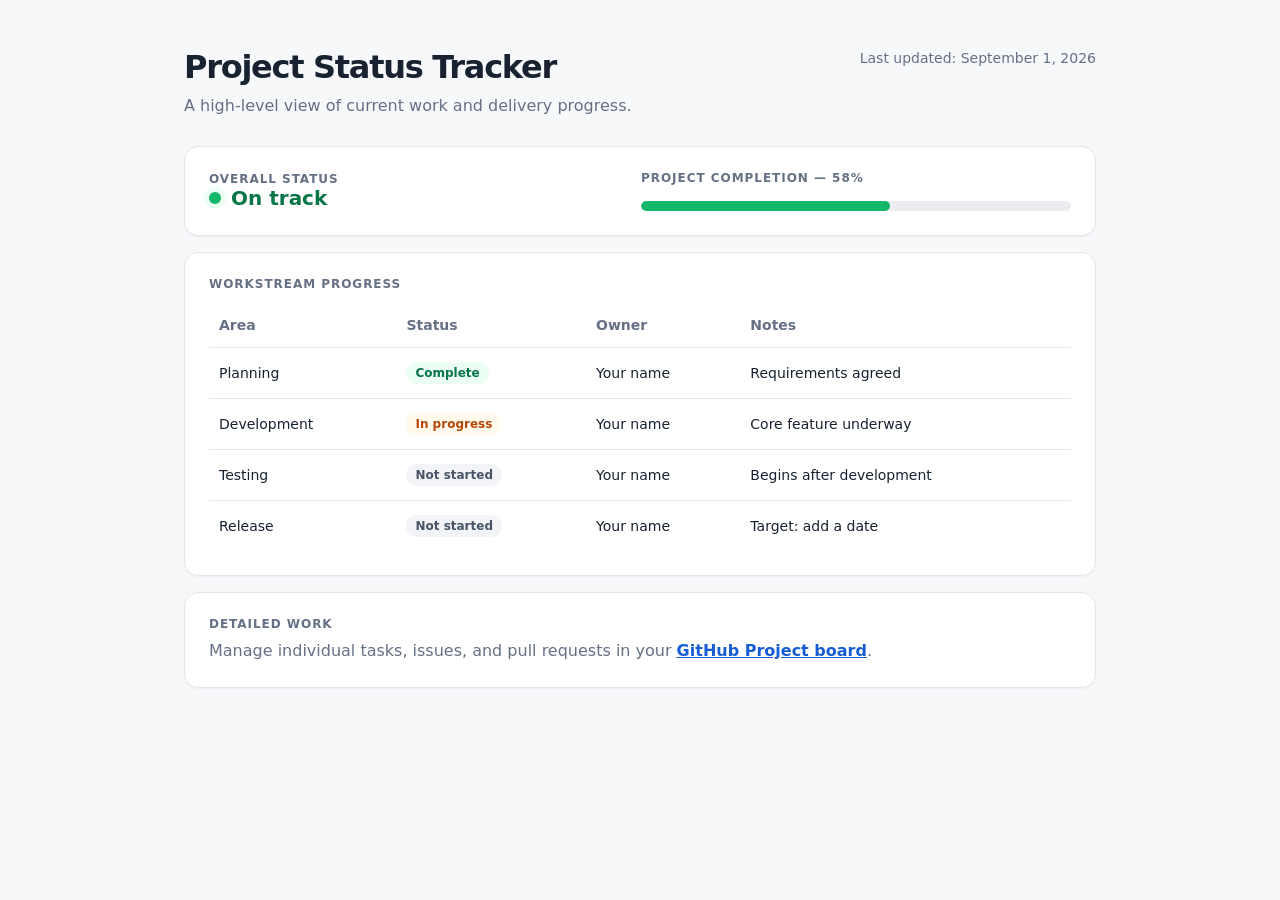
<file: index.html>
<!doctype html>
<html lang="en">
<head>
  <meta charset="utf-8">
  <meta name="viewport" content="width=device-width, initial-scale=1">
  <title>Project Status Tracker</title>
  <style>
    :root { --ink:#182230; --muted:#667085; --line:#e4e7ec; --bg:#f7f8fa; --card:#fff; --green:#067647; --amber:#b54708; --gray:#475467; }
    * { box-sizing:border-box; }
    body { margin:0; font-family:Inter, ui-sans-serif, system-ui, -apple-system, "Segoe UI", sans-serif; background:var(--bg); color:var(--ink); }
    main { max-width:960px; margin:0 auto; padding:48px 24px; }
    header { display:flex; justify-content:space-between; align-items:start; gap:24px; margin-bottom:28px; }
    h1 { margin:0 0 8px; font-size:32px; letter-spacing:-.04em; }
    p { color:var(--muted); margin:0; line-height:1.5; }
    .updated { font-size:14px; white-space:nowrap; }
    .card { background:var(--card); border:1px solid var(--line); border-radius:14px; padding:24px; margin:16px 0; box-shadow:0 1px 2px #1018280a; }
    .label { font-size:12px; font-weight:700; letter-spacing:.08em; text-transform:uppercase; color:var(--muted); }
    .overview { display:flex; align-items:center; justify-content:space-between; gap:24px; }
    .state { display:flex; align-items:center; gap:10px; font-weight:700; color:var(--green); font-size:20px; }
    .dot { width:12px; height:12px; border-radius:50%; background:#12b76a; box-shadow:0 0 0 5px #ecfdf3; }
    .progress { height:10px; background:#eaecf0; border-radius:999px; overflow:hidden; margin-top:16px; }
    .progress > span { display:block; height:100%; width:58%; background:#12b76a; border-radius:inherit; }
    table { border-collapse:collapse; width:100%; margin-top:12px; text-align:left; }
    th, td { padding:14px 10px; border-bottom:1px solid var(--line); font-size:14px; }
    th { color:var(--muted); font-weight:600; }
    tr:last-child td { border-bottom:0; }
    .badge { display:inline-block; padding:4px 9px; border-radius:999px; font-weight:600; font-size:12px; }
    .done { color:var(--green); background:#ecfdf3; }
    .active { color:var(--amber); background:#fffaeb; }
    .planned { color:var(--gray); background:#f2f4f7; }
    a { color:#175cd3; font-weight:600; }
    @media (max-width:600px) { header, .overview { display:block; } .updated { margin-top:12px; } table { min-width:600px; } .table-wrap { overflow-x:auto; } }
  </style>
</head>
<body>
  <main>
    <header>
      <div>
        <h1>Project Status Tracker</h1>
        <p>A high-level view of current work and delivery progress.</p>
      </div>
      <p class="updated">Last updated: September 1, 2026</p>
    </header>

    <section class="card overview">
      <div>
        <div class="label">Overall status</div>
        <div class="state"><span class="dot"></span>On track</div>
      </div>
      <div style="flex:1; max-width:430px">
        <div class="label">Project completion — 58%</div>
        <div class="progress" aria-label="58% complete"><span></span></div>
      </div>
    </section>

    <section class="card">
      <div class="label">Workstream progress</div>
      <div class="table-wrap">
        <table>
          <thead><tr><th>Area</th><th>Status</th><th>Owner</th><th>Notes</th></tr></thead>
          <tbody>
            <tr><td>Planning</td><td><span class="badge done">Complete</span></td><td>Your name</td><td>Requirements agreed</td></tr>
            <tr><td>Development</td><td><span class="badge active">In progress</span></td><td>Your name</td><td>Core feature underway</td></tr>
            <tr><td>Testing</td><td><span class="badge planned">Not started</span></td><td>Your name</td><td>Begins after development</td></tr>
            <tr><td>Release</td><td><span class="badge planned">Not started</span></td><td>Your name</td><td>Target: add a date</td></tr>
          </tbody>
        </table>
      </div>
    </section>

    <section class="card">
      <div class="label">Detailed work</div>
      <p style="margin-top:8px">Manage individual tasks, issues, and pull requests in your <a href="#">GitHub Project board</a>.</p>
    </section>
  </main>
</body>
</html>
</file>
